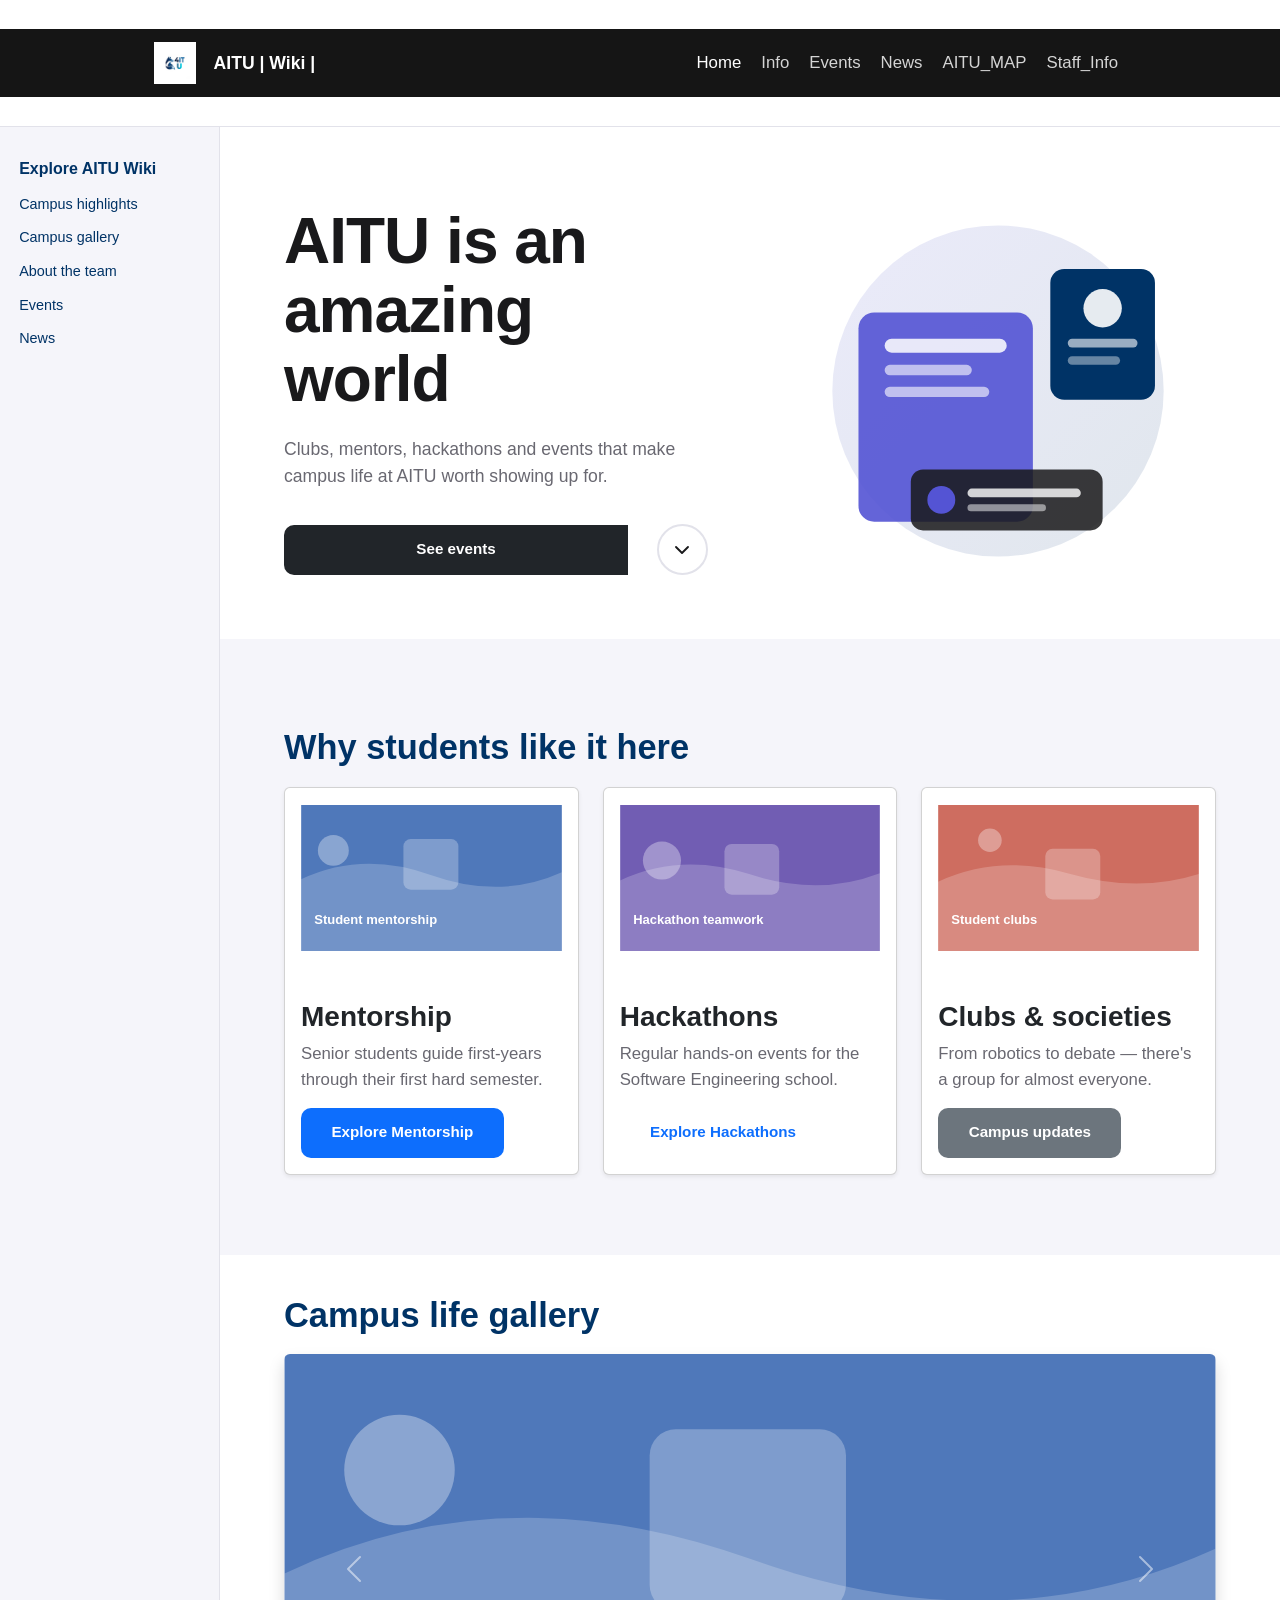
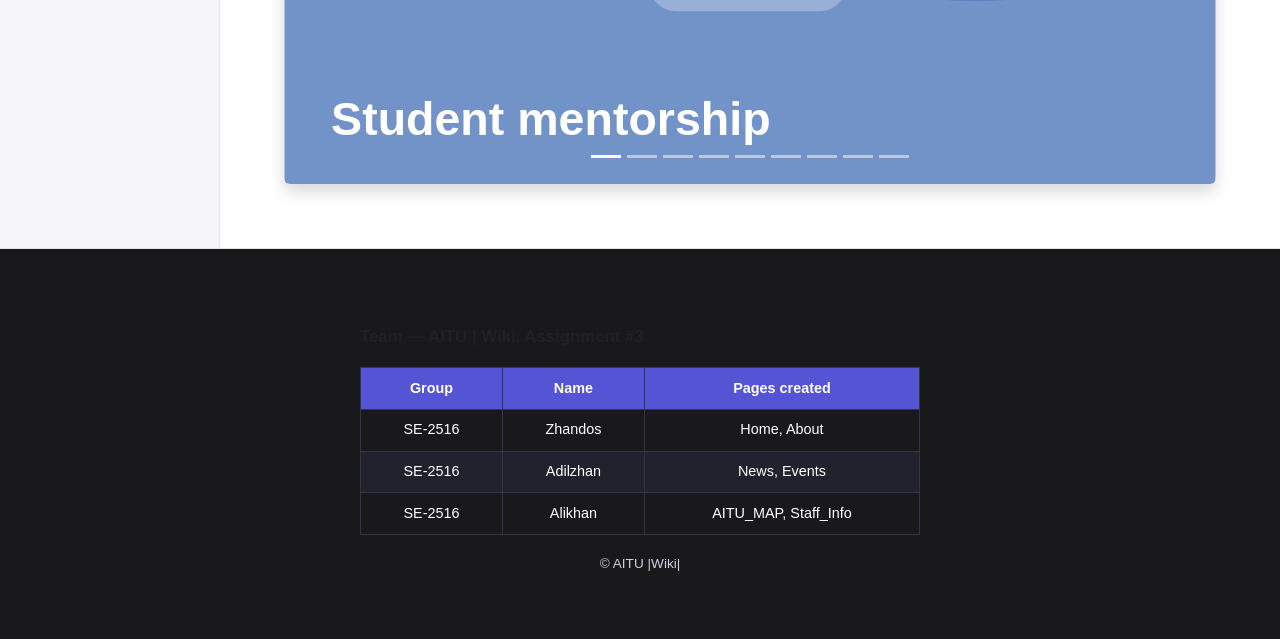
<file: index.html>
<!-- Author: Zhandos, Group SE-2516 — Assignment #3: Media Queries + Bootstrap Grid -->
<!DOCTYPE html>
<html lang="en">
<head>
    <meta charset="UTF-8">
    <meta name="viewport" content="width=device-width, initial-scale=1.0">
    <title>AITU Wiki | Home</title>
    <link href="https://cdn.jsdelivr.net/npm/bootstrap@5.3.8/dist/css/bootstrap.min.css" rel="stylesheet">
    <link rel="stylesheet" href="css/style.css">
    <link rel="icon" href="images/Universe.png" type="image/png">
</head>
<body>
    <div class="site-layout">

    <header class="site-header">
        <nav class="navbar navbar-expand-lg navbar-dark" aria-label="Main navigation">
            <div class="container">
                <a href="index.html" class="navbar-brand nav-bar__logo"><img src="images/Universe.png" alt="AITU logo"> AITU | Wiki |</a>
                <button class="navbar-toggler" type="button" data-bs-toggle="collapse" data-bs-target="#mainNavbar" aria-controls="mainNavbar" aria-expanded="false" aria-label="Toggle navigation"><span class="navbar-toggler-icon"></span></button>
                <div class="collapse navbar-collapse" id="mainNavbar">
                    <ul class="navbar-nav ms-auto align-items-lg-center gap-lg-1">
                    <li class="nav-item"><a class="nav-link active" href="index.html">Home</a></li>
                    <li class="nav-item"><a class="nav-link" href="about.html">Info</a></li>
                    <li class="nav-item"><a class="nav-link" href="events.html">Events</a></li>
                    <li class="nav-item"><a class="nav-link" href="news.html">News</a></li>
                    <li class="nav-item"><a class="nav-link" href="AITUM.html">AITU_MAP</a></li>
                    <li class="nav-item"><a class="nav-link" href="Staff_Info.html">Staff_Info</a></li>
                    </ul>
                </div>
            </div>
        </nav>
    </header>
    <aside class="site-sidebar" aria-label="Explore AITU Wiki">
        <h2>Explore AITU Wiki</h2>
        <nav aria-label="Quick links">
            <a href="index.html#highlights">Campus highlights</a>
            <a href="index.html#gallery">Campus gallery</a>
            <a href="about.html">About the team</a>
            <a href="events.html">Events</a>
            <a href="news.html">News</a>
        </nav>
    </aside>


    <main>
        <section class="hero">
            <div class="container"><div class="row align-items-center g-4 hero__container">
                <div class="hero__content col-12 col-lg-6">
                    <h1 class="hero__title">AITU is an amazing world</h1>
                    <p class="hero__desc">Clubs, mentors, hackathons and events that make campus life at AITU worth showing up for.</p>
                    <div class="hero__actions btn-group" role="group" aria-label="Home actions">
                        <a href="events.html" class="btn btn-dark btn-lg">See events</a>
                        <a href="#highlights" class="hero__scroll" aria-label="Scroll to highlights">
                            <img src="images/chevron-down.svg" alt="Scroll down">
                        </a>
                    </div>
                </div>
                <img class="hero__image col-12 col-lg-6" src="images/hero-illustration.svg" alt="Illustration of students studying and collaborating on campus">
            </div></div>
        </section>

        <section class="features" id="highlights">
            <div class="container">
                <h2 class="section-title">Why students like it here</h2>
                <div class="row g-4 mq-card-group">
                    <div class="col-12 col-md-6 col-lg-4 mq-card"><article class="card h-100 shadow-sm"><img src="images/gallery-01.svg" class="card-img-top feature-icon" alt="Mentorship illustration"><div class="card-body"><h3 class="card-title">Mentorship</h3><p class="card-text">Senior students guide first-years through their first hard semester.</p><a class="btn btn-primary btn-sm" href="about.html">Explore Mentorship</a></div></article></div>
                    <div class="col-12 col-md-6 col-lg-4 mq-card"><article class="card h-100 shadow-sm"><img src="images/gallery-02.svg" class="card-img-top feature-icon" alt="Hackathons illustration"><div class="card-body"><h3 class="card-title">Hackathons</h3><p class="card-text">Regular hands-on events for the Software Engineering school.</p><a class="btn btn-outline-primary btn-sm" href="events.html">Explore Hackathons</a></div></article></div>
                    <div class="col-12 col-md-6 col-lg-4 mq-card"><article class="card h-100 shadow-sm"><img src="images/gallery-03.svg" class="card-img-top feature-icon" alt="Clubs illustration"><div class="card-body"><h3 class="card-title">Clubs &amp; societies</h3><p class="card-text">From robotics to debate — there's a group for almost everyone.</p><a class="btn btn-secondary btn-sm" href="news.html">Campus updates</a></div></article></div>
                </div>
            </div>
        </section>

        <section class="container gallery-section" id="gallery" aria-labelledby="gallery-title">
            <h2 class="section-title" id="gallery-title">Campus life gallery</h2>
            <div id="campusCarousel" class="carousel slide shadow rounded overflow-hidden" data-bs-ride="carousel">
                <div class="carousel-indicators"><button type="button" data-bs-target="#campusCarousel" data-bs-slide-to="0" class="active" aria-current="true" aria-label="Slide 1"></button><button type="button" data-bs-target="#campusCarousel" data-bs-slide-to="1" aria-label="Slide 2"></button><button type="button" data-bs-target="#campusCarousel" data-bs-slide-to="2" aria-label="Slide 3"></button><button type="button" data-bs-target="#campusCarousel" data-bs-slide-to="3" aria-label="Slide 4"></button><button type="button" data-bs-target="#campusCarousel" data-bs-slide-to="4" aria-label="Slide 5"></button><button type="button" data-bs-target="#campusCarousel" data-bs-slide-to="5" aria-label="Slide 6"></button><button type="button" data-bs-target="#campusCarousel" data-bs-slide-to="6" aria-label="Slide 7"></button><button type="button" data-bs-target="#campusCarousel" data-bs-slide-to="7" aria-label="Slide 8"></button><button type="button" data-bs-target="#campusCarousel" data-bs-slide-to="8" aria-label="Slide 9"></button></div><div class="carousel-inner"><div class="carousel-item active"><img src="images/gallery-01.svg" class="d-block w-100 carousel-campus-img" alt="AITU campus life illustration 1"></div><div class="carousel-item"><img src="images/gallery-02.svg" class="d-block w-100 carousel-campus-img" alt="AITU campus life illustration 2"></div><div class="carousel-item"><img src="images/gallery-03.svg" class="d-block w-100 carousel-campus-img" alt="AITU campus life illustration 3"></div><div class="carousel-item"><img src="images/gallery-04.svg" class="d-block w-100 carousel-campus-img" alt="AITU campus life illustration 4"></div><div class="carousel-item"><img src="images/gallery-05.svg" class="d-block w-100 carousel-campus-img" alt="AITU campus life illustration 5"></div><div class="carousel-item"><img src="images/gallery-06.svg" class="d-block w-100 carousel-campus-img" alt="AITU campus life illustration 6"></div><div class="carousel-item"><img src="images/gallery-07.svg" class="d-block w-100 carousel-campus-img" alt="AITU campus life illustration 7"></div><div class="carousel-item"><img src="images/gallery-08.svg" class="d-block w-100 carousel-campus-img" alt="AITU campus life illustration 8"></div><div class="carousel-item"><img src="images/gallery-09.svg" class="d-block w-100 carousel-campus-img" alt="AITU campus life illustration 9"></div></div>
                <button class="carousel-control-prev" type="button" data-bs-target="#campusCarousel" data-bs-slide="prev"><span class="carousel-control-prev-icon" aria-hidden="true"></span><span class="visually-hidden">Previous</span></button>
                <button class="carousel-control-next" type="button" data-bs-target="#campusCarousel" data-bs-slide="next"><span class="carousel-control-next-icon" aria-hidden="true"></span><span class="visually-hidden">Next</span></button>
            </div>
        </section>
    </main>

    <footer class="site-footer">
        <div class="container">
            <table class="footer-team">
                <caption>Team — AITU | Wiki, Assignment #3</caption>
                <thead>
                    <tr><th>Group</th><th>Name</th><th>Pages created</th></tr>
                </thead>
                <tbody>
                    <tr><td>SE-2516</td><td>Zhandos</td><td>Home, About</td></tr>
                    <tr><td>SE-2516</td><td>Adilzhan</td><td>News, Events</td></tr>
                    <tr><td>SE-2516</td><td>Alikhan</td><td>AITU_MAP, Staff_Info</td></tr>
                </tbody>
            </table>
            <p style="text-align:center; margin-top:1.2rem; font-size:0.85rem;">&copy; AITU |Wiki|</p>
        </div>
    </footer>

    </div>
    <script src="https://cdn.jsdelivr.net/npm/bootstrap@5.3.8/dist/js/bootstrap.bundle.min.js"></script>
</body>
</html>
</file>
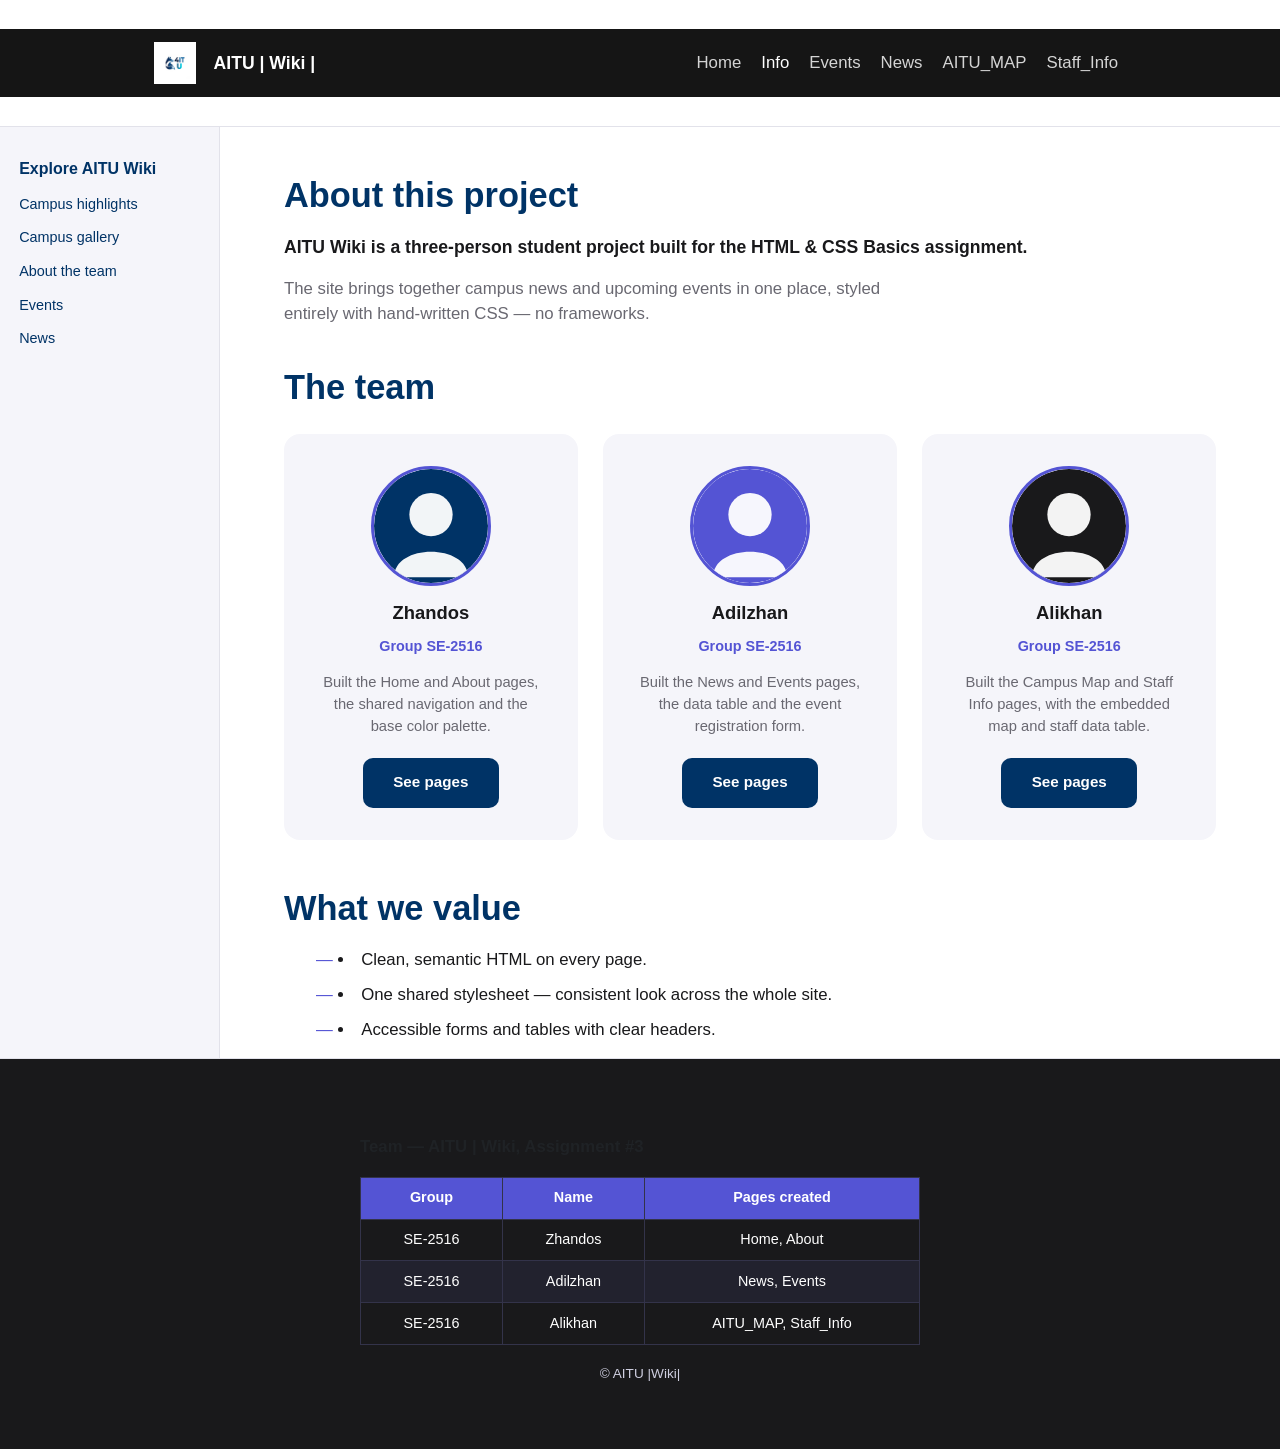
<file: about.html>
<!-- Author: Zhandos, Group SE-2516 — Assignment #3: Media Queries + Bootstrap Grid -->
<!DOCTYPE html>
<html lang="en">
<head>
    <meta charset="UTF-8">
    <meta name="viewport" content="width=device-width, initial-scale=1.0">
    <title>AITU Wiki | About</title>
    <link href="https://cdn.jsdelivr.net/npm/bootstrap@5.3.8/dist/css/bootstrap.min.css" rel="stylesheet">
    <link rel="stylesheet" href="css/style.css">
    <link rel="icon" href="images/Universe.png" type="image/png">
</head>

<body>
    <div class="site-layout">

    <header class="site-header">
        <nav class="navbar navbar-expand-lg navbar-dark" aria-label="Main navigation">
            <div class="container">
                <a href="index.html" class="navbar-brand nav-bar__logo"><img src="images/Universe.png" alt="AITU logo"> AITU | Wiki |</a>
                <button class="navbar-toggler" type="button" data-bs-toggle="collapse" data-bs-target="#mainNavbar" aria-controls="mainNavbar" aria-expanded="false" aria-label="Toggle navigation"><span class="navbar-toggler-icon"></span></button>
                <div class="collapse navbar-collapse" id="mainNavbar">
                    <ul class="navbar-nav ms-auto align-items-lg-center gap-lg-1">
                    <li class="nav-item"><a class="nav-link" href="index.html">Home</a></li>
                    <li class="nav-item"><a class="nav-link active" href="about.html">Info</a></li>
                    <li class="nav-item"><a class="nav-link" href="events.html">Events</a></li>
                    <li class="nav-item"><a class="nav-link" href="news.html">News</a></li>
                    <li class="nav-item"><a class="nav-link" href="AITUM.html">AITU_MAP</a></li>
                    <li class="nav-item"><a class="nav-link" href="Staff_Info.html">Staff_Info</a></li>
                    </ul>
                </div>
            </div>
        </nav>
    </header>
    <aside class="site-sidebar" aria-label="Explore AITU Wiki">
        <h2>Explore AITU Wiki</h2>
        <nav aria-label="Quick links">
            <a href="index.html#highlights">Campus highlights</a>
            <a href="index.html#gallery">Campus gallery</a>
            <a href="about.html">About the team</a>
            <a href="events.html">Events</a>
            <a href="news.html">News</a>
        </nav>
    </aside>


    <main>
        <section class="container">
            <h1 class="section-title" style="margin-top:3rem;">About this project</h1>
            <p class="lead">AITU Wiki is a three-person student project built for the HTML &amp; CSS Basics assignment.</p>
            <p style="margin-top:0.8rem; max-width:70ch;">The site brings together campus news and upcoming events in one place, styled entirely with hand-written CSS — no frameworks.</p>

            <h2 class="section-title">The team</h2>
            <div class="team-grid">
                <div class="team-card">
                    <img class="team-card__photo" src="images/avatar-zhandos.svg" alt="Avatar illustration representing Zhandos">
                    <h3 class="team-card__name">Zhandos</h3>
                    <p class="team-card__role">Group SE-2516</p>
                    <p class="team-card__bio">Built the Home and About pages, the shared navigation and the base color palette.</p>
                    <a class="btn btn--primary team-card__link" href="index.html">See pages</a>
                </div>
                <div class="team-card">
                    <img class="team-card__photo" src="images/avatar-adilzhan.svg" alt="Avatar illustration representing Adilzhan">
                    <h3 class="team-card__name">Adilzhan</h3>
                    <p class="team-card__role">Group SE-2516</p>
                    <p class="team-card__bio">Built the News and Events pages, the data table and the event registration form.</p>
                    <a class="btn btn--primary team-card__link" href="news.html">See pages</a>
                </div>
                <div class="team-card">
                    <img class="team-card__photo" src="images/avatar-alikhan.svg" alt="Avatar illustration representing Alikhan">
                    <h3 class="team-card__name">Alikhan</h3>
                    <p class="team-card__role">Group SE-2516</p>
                    <p class="team-card__bio">Built the Campus Map and Staff Info pages, with the embedded map and staff data table.</p>
                    <a class="btn btn--primary team-card__link" href="AITUM.html">See pages</a>
                </div>
            </div>

            <h2 class="section-title">What we value</h2>
            <ul class="values-list">
                <li>Clean, semantic HTML on every page.</li>
                <li>One shared stylesheet — consistent look across the whole site.</li>
                <li>Accessible forms and tables with clear headers.</li>
            </ul>
        </section>
    </main>

    <footer class="site-footer">
        <div class="container">
            <table class="footer-team">
                <caption>Team — AITU | Wiki, Assignment #3</caption>
                <thead>
                    <tr><th>Group</th><th>Name</th><th>Pages created</th></tr>
                </thead>
                <tbody>
                    <tr><td>SE-2516</td><td>Zhandos</td><td>Home, About</td></tr>
                    <tr><td>SE-2516</td><td>Adilzhan</td><td>News, Events</td></tr>
                    <tr><td>SE-2516</td><td>Alikhan</td><td>AITU_MAP, Staff_Info</td></tr>
                </tbody>
            </table>
            <p style="text-align:center; margin-top:1.2rem; font-size:0.85rem;">&copy; AITU |Wiki|</p>
        </div>
    </footer>

    </div>
    <script src="https://cdn.jsdelivr.net/npm/bootstrap@5.3.8/dist/js/bootstrap.bundle.min.js"></script>
</body>
</html>
</file>
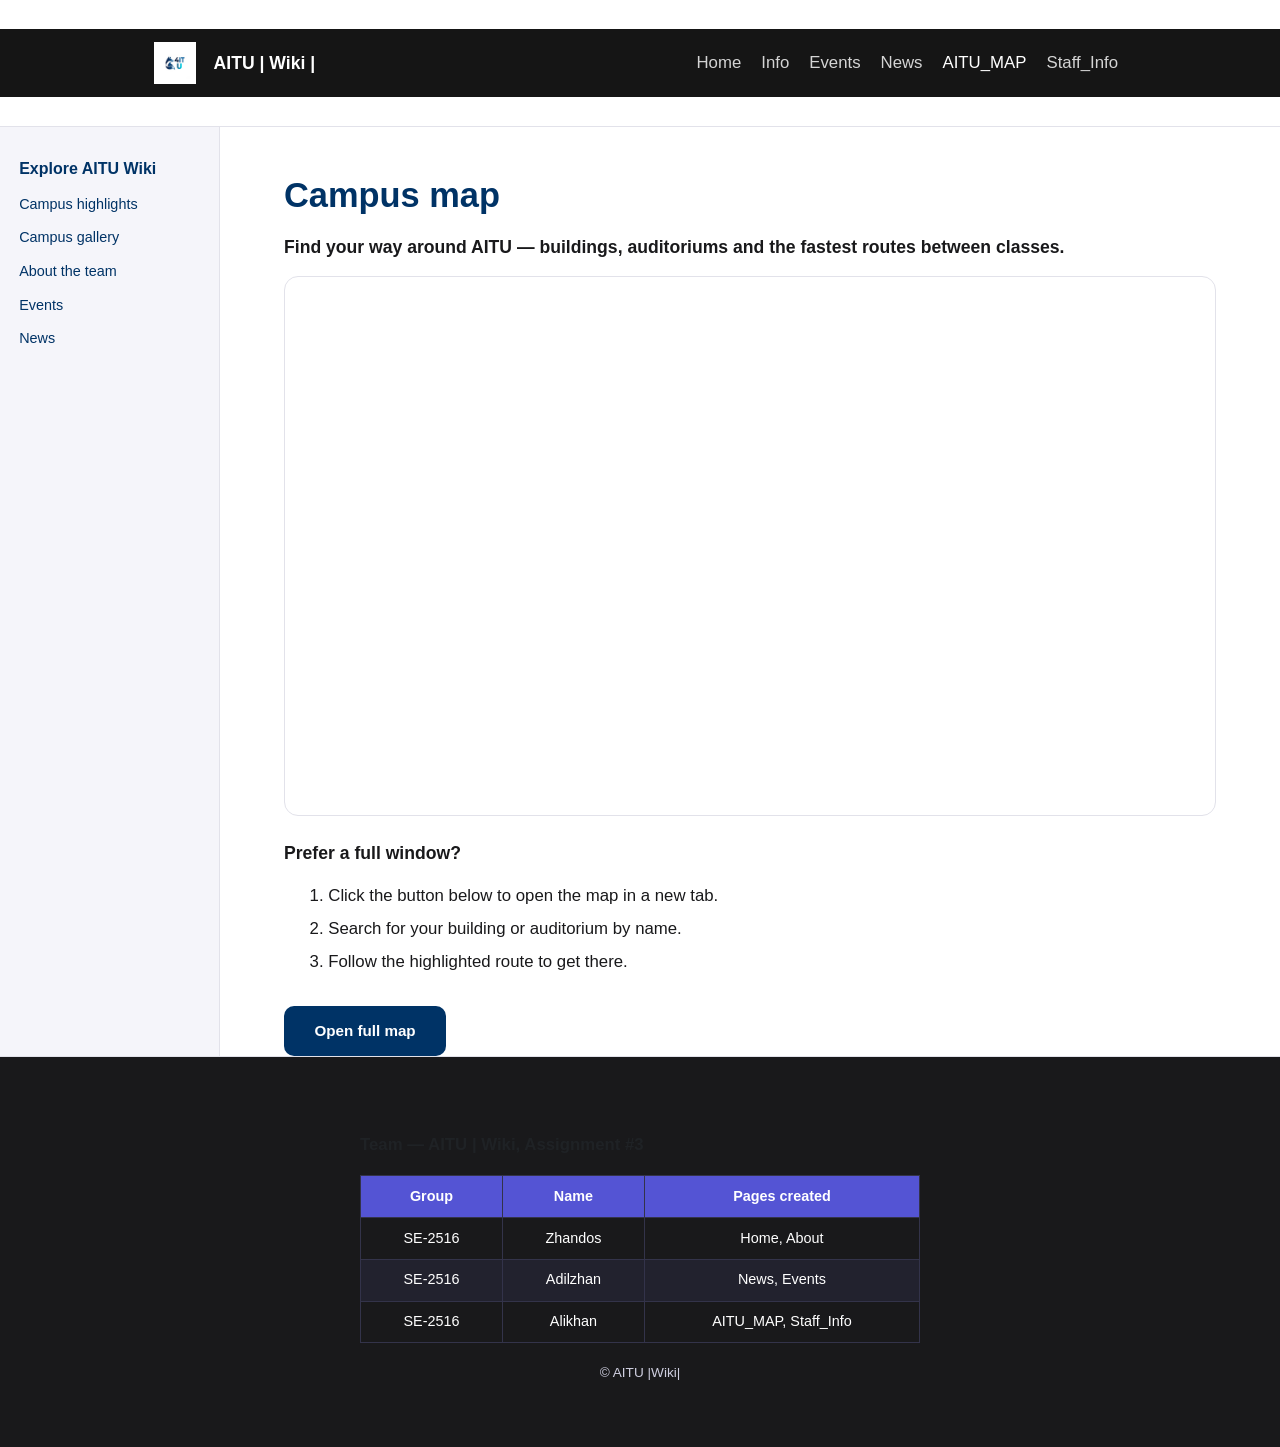
<file: AITUM.html>
<!-- Author: Alikhan, Group SE-2516 — Assignment #3: Media Queries + Bootstrap Grid -->
<!DOCTYPE html>
<html lang="en">
<head>
    <meta charset="UTF-8">
    <meta name="viewport" content="width=device-width, initial-scale=1.0">
    <title>AITU Wiki | Campus Map</title>
    <link href="https://cdn.jsdelivr.net/npm/bootstrap@5.3.8/dist/css/bootstrap.min.css" rel="stylesheet">
    <link rel="stylesheet" href="css/style.css">
    <link rel="icon" href="images/Universe.png" type="image/png">
</head>
<body>
    <div class="site-layout">

    <header class="site-header">
        <nav class="navbar navbar-expand-lg navbar-dark" aria-label="Main navigation">
            <div class="container">
                <a href="index.html" class="navbar-brand nav-bar__logo"><img src="images/Universe.png" alt="AITU logo"> AITU | Wiki |</a>
                <button class="navbar-toggler" type="button" data-bs-toggle="collapse" data-bs-target="#mainNavbar" aria-controls="mainNavbar" aria-expanded="false" aria-label="Toggle navigation"><span class="navbar-toggler-icon"></span></button>
                <div class="collapse navbar-collapse" id="mainNavbar">
                    <ul class="navbar-nav ms-auto align-items-lg-center gap-lg-1">
                    <li class="nav-item"><a class="nav-link" href="index.html">Home</a></li>
                    <li class="nav-item"><a class="nav-link" href="about.html">Info</a></li>
                    <li class="nav-item"><a class="nav-link" href="events.html">Events</a></li>
                    <li class="nav-item"><a class="nav-link" href="news.html">News</a></li>
                    <li class="nav-item"><a class="nav-link active" href="AITUM.html">AITU_MAP</a></li>
                    <li class="nav-item"><a class="nav-link" href="Staff_Info.html">Staff_Info</a></li>
                    </ul>
                </div>
            </div>
        </nav>
    </header>
    <aside class="site-sidebar" aria-label="Explore AITU Wiki">
        <h2>Explore AITU Wiki</h2>
        <nav aria-label="Quick links">
            <a href="index.html#highlights">Campus highlights</a>
            <a href="index.html#gallery">Campus gallery</a>
            <a href="about.html">About the team</a>
            <a href="events.html">Events</a>
            <a href="news.html">News</a>
        </nav>
    </aside>


    <main>
        <section class="container">
            <h1 class="section-title" style="margin-top:3rem;">Campus map</h1>
            <p class="lead">Find your way around AITU — buildings, auditoriums and the fastest routes between classes.</p>

            <div class="map-embed">
                <iframe
                    src="https://yuujiso.github.io/aitumap/"
                    title="Interactive AITU campus map"
                    loading="lazy"
                    referrerpolicy="no-referrer-when-downgrade">
                </iframe>
            </div>

            <p class="lead" style="margin-top:1.5rem;">Prefer a full window?</p>
            <ol class="steps-list">
                <li>Click the button below to open the map in a new tab.</li>
                <li>Search for your building or auditorium by name.</li>
                <li>Follow the highlighted route to get there.</li>
            </ol>
            <a href="https://yuujiso.github.io/aitumap/" target="_blank" rel="noopener" class="btn btn--primary">Open full map</a>
        </section>
    </main>


    <footer class="site-footer">
        <div class="container">
            <table class="footer-team">
                <caption>Team — AITU | Wiki, Assignment #3</caption>
                <thead>
                    <tr><th>Group</th><th>Name</th><th>Pages created</th></tr>
                </thead>
                <tbody>
                    <tr><td>SE-2516</td><td>Zhandos</td><td>Home, About</td></tr>
                    <tr><td>SE-2516</td><td>Adilzhan</td><td>News, Events</td></tr>
                    <tr><td>SE-2516</td><td>Alikhan</td><td>AITU_MAP, Staff_Info</td></tr>
                </tbody>
            </table>
            <p style="text-align:center; margin-top:1.2rem; font-size:0.85rem;">&copy; AITU |Wiki|</p>
        </div>
    </footer>

    </div>
    <script src="https://cdn.jsdelivr.net/npm/bootstrap@5.3.8/dist/js/bootstrap.bundle.min.js"></script>
</body>
</html>
</file>
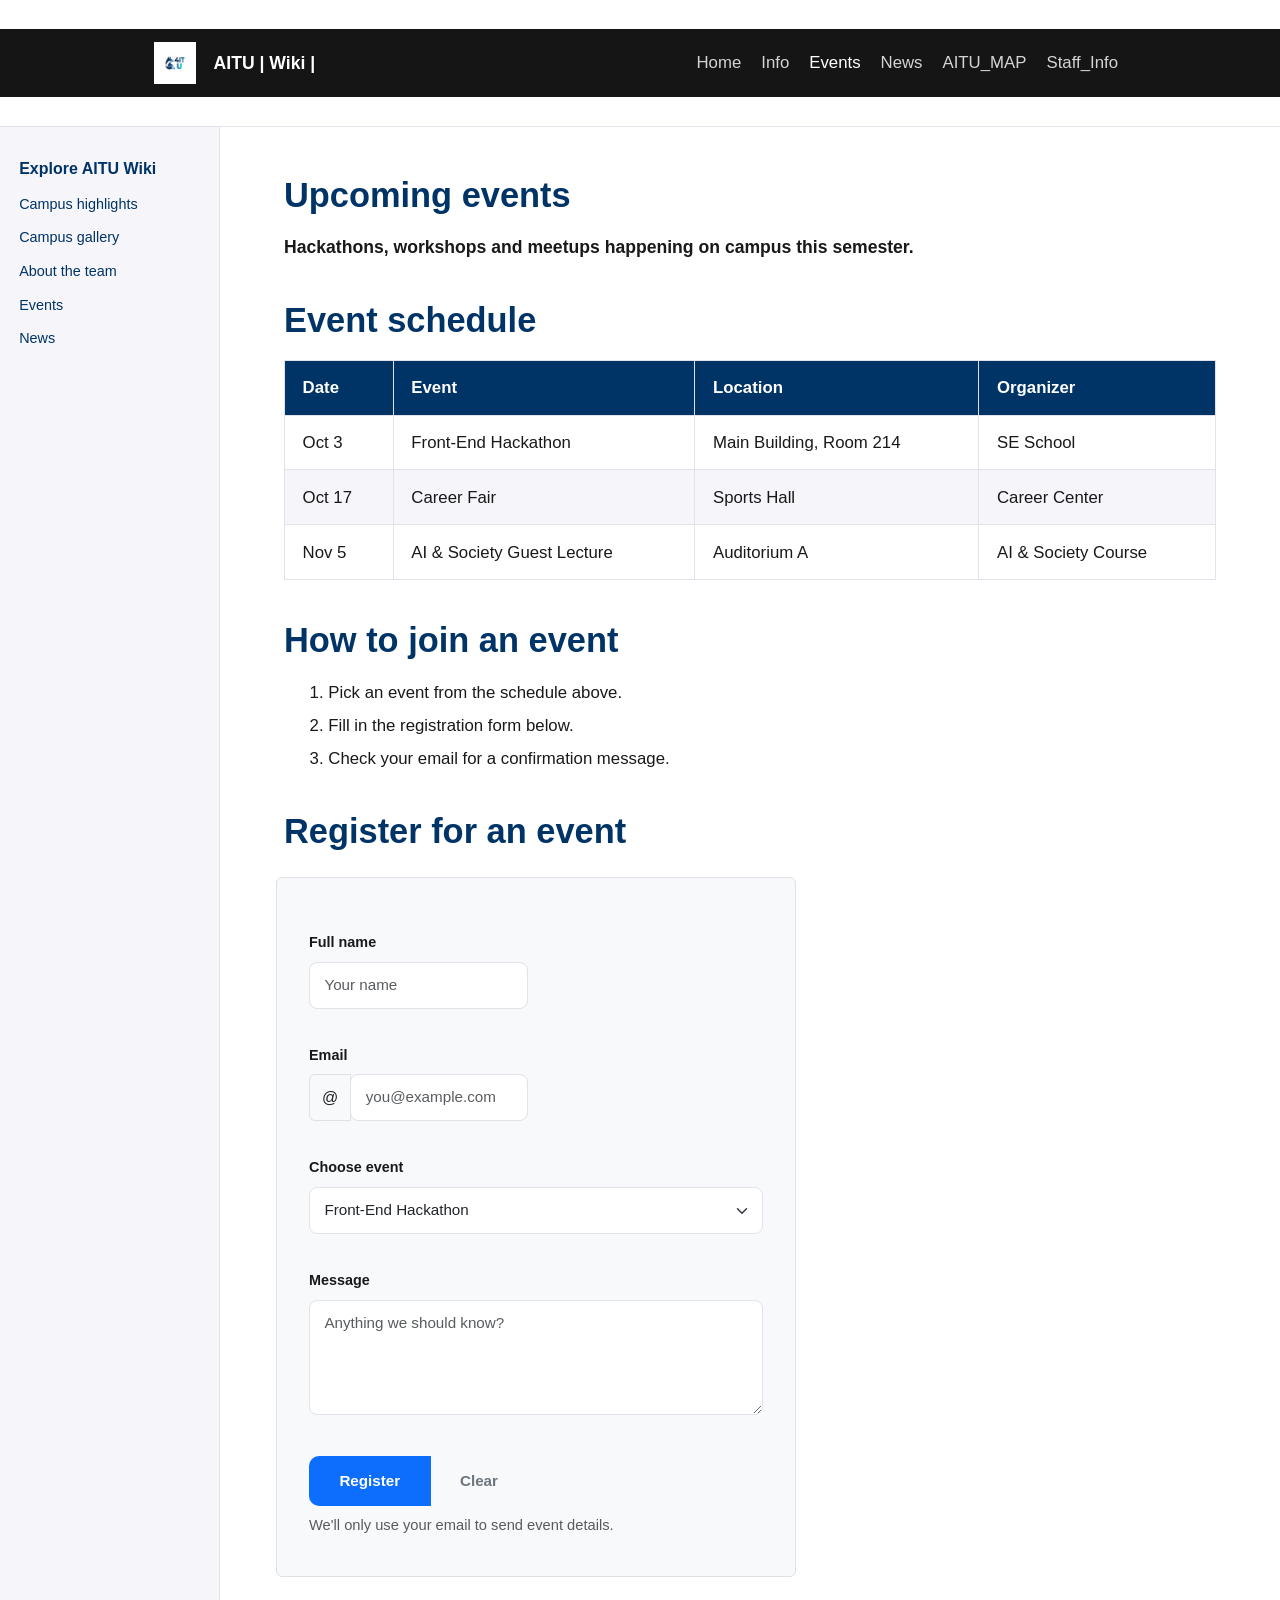
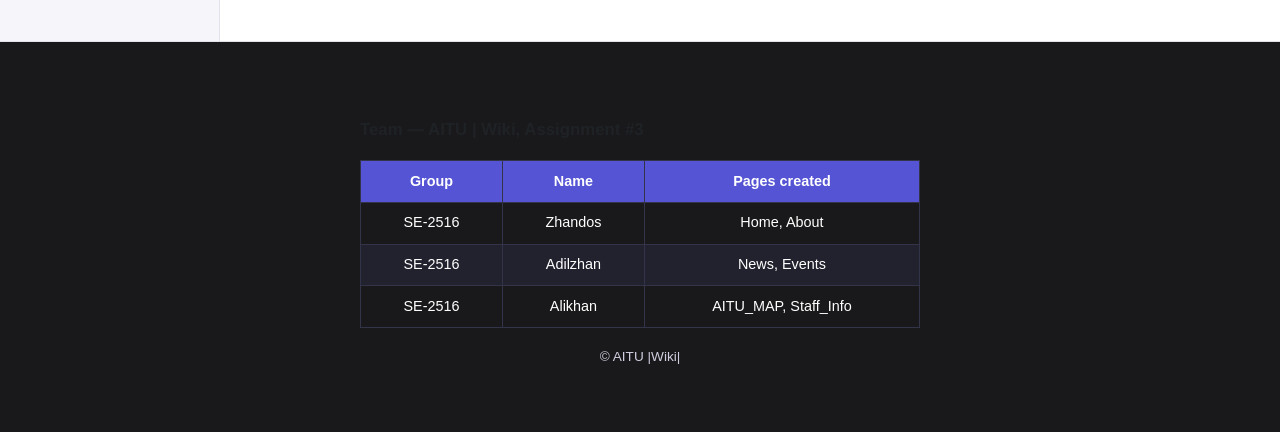
<file: events.html>
<!-- Author: Adilzhan, Group SE-2516 — Assignment #3: Media Queries + Bootstrap Grid -->
<!DOCTYPE html>
<html lang="en">
<head>
    <meta charset="UTF-8">
    <meta name="viewport" content="width=device-width, initial-scale=1.0">
    <title>AITU Wiki | Events</title>
    <link href="https://cdn.jsdelivr.net/npm/bootstrap@5.3.8/dist/css/bootstrap.min.css" rel="stylesheet">
    <link rel="stylesheet" href="css/style.css">
    <link rel="icon" href="images/Universe.png" type="image/png">
</head>
<body>
    <div class="site-layout">

    <header class="site-header">
        <nav class="navbar navbar-expand-lg navbar-dark" aria-label="Main navigation">
            <div class="container">
                <a href="index.html" class="navbar-brand nav-bar__logo"><img src="images/Universe.png" alt="AITU logo"> AITU | Wiki |</a>
                <button class="navbar-toggler" type="button" data-bs-toggle="collapse" data-bs-target="#mainNavbar" aria-controls="mainNavbar" aria-expanded="false" aria-label="Toggle navigation"><span class="navbar-toggler-icon"></span></button>
                <div class="collapse navbar-collapse" id="mainNavbar">
                    <ul class="navbar-nav ms-auto align-items-lg-center gap-lg-1">
                    <li class="nav-item"><a class="nav-link" href="index.html">Home</a></li>
                    <li class="nav-item"><a class="nav-link" href="about.html">Info</a></li>
                    <li class="nav-item"><a class="nav-link active" href="events.html">Events</a></li>
                    <li class="nav-item"><a class="nav-link" href="news.html">News</a></li>
                    <li class="nav-item"><a class="nav-link" href="AITUM.html">AITU_MAP</a></li>
                    <li class="nav-item"><a class="nav-link" href="Staff_Info.html">Staff_Info</a></li>
                    </ul>
                </div>
            </div>
        </nav>
    </header>
    <aside class="site-sidebar" aria-label="Explore AITU Wiki">
        <h2>Explore AITU Wiki</h2>
        <nav aria-label="Quick links">
            <a href="index.html#highlights">Campus highlights</a>
            <a href="index.html#gallery">Campus gallery</a>
            <a href="about.html">About the team</a>
            <a href="events.html">Events</a>
            <a href="news.html">News</a>
        </nav>
    </aside>


    <main>
        <section class="container">
            <h1 class="section-title mt-5">Upcoming events</h1>
            <p class="lead">Hackathons, workshops and meetups happening on campus this semester.</p>

            <h2 class="section-title">Event schedule</h2>
            <div class="table-wrapper">
                <table id="events-table">
                    <thead>
                        <tr>
                            <th>Date</th>
                            <th>Event</th>
                            <th>Location</th>
                            <th>Organizer</th>
                        </tr>
                    </thead>
                    <tbody>
                        <tr>
                            <td>Oct 3</td>
                            <td>Front-End Hackathon</td>
                            <td>Main Building, Room 214</td>
                            <td>SE School</td>
                        </tr>
                        <tr>
                            <td>Oct 17</td>
                            <td>Career Fair</td>
                            <td>Sports Hall</td>
                            <td>Career Center</td>
                        </tr>
                        <tr>
                            <td>Nov 5</td>
                            <td>AI &amp; Society Guest Lecture</td>
                            <td>Auditorium A</td>
                            <td>AI &amp; Society Course</td>
                        </tr>
                    </tbody>
                </table>
            </div>

            <h2 class="section-title">How to join an event</h2>
            <ol class="steps-list">
                <li>Pick an event from the schedule above.</li>
                <li>Fill in the registration form below.</li>
                <li>Check your email for a confirmation message.</li>
            </ol>

            <h2 class="section-title">Register for an event</h2>
            <form id="event-form" action="#" method="post" class="row g-3 p-3 p-md-4 border rounded bg-light">
                <div class="col-12 col-md-6"><label class="form-label" for="reg-name">Full name</label><input class="form-control" type="text" id="reg-name" name="reg-name" placeholder="Your name" required></div>
                <div class="col-12 col-md-6"><label class="form-label" for="reg-email">Email</label><div class="input-group"><span class="input-group-text">@</span><input class="form-control" type="email" id="reg-email" name="reg-email" placeholder="you@example.com" required></div></div>
                <div class="col-12"><label class="form-label" for="reg-event">Choose event</label><select class="form-select" id="reg-event" name="reg-event"><option value="hackathon">Front-End Hackathon</option><option value="career-fair">Career Fair</option><option value="lecture">AI &amp; Society Guest Lecture</option></select></div>
                <div class="col-12"><label class="form-label" for="reg-message">Message</label><textarea class="form-control" id="reg-message" name="reg-message" rows="4" placeholder="Anything we should know?"></textarea></div>
                <div class="col-12"><div class="btn-group" role="group" aria-label="Registration actions"><button type="submit" class="btn btn-primary">Register</button><button type="reset" class="btn btn-outline-secondary">Clear</button></div><p class="form-text mt-2">We'll only use your email to send event details.</p></div>
            </form>
        </section>
    </main>

    <footer class="site-footer">
        <div class="container">
            <table class="footer-team">
                <caption>Team — AITU | Wiki, Assignment #3</caption>
                <thead>
                    <tr><th>Group</th><th>Name</th><th>Pages created</th></tr>
                </thead>
                <tbody>
                    <tr><td>SE-2516</td><td>Zhandos</td><td>Home, About</td></tr>
                    <tr><td>SE-2516</td><td>Adilzhan</td><td>News, Events</td></tr>
                    <tr><td>SE-2516</td><td>Alikhan</td><td>AITU_MAP, Staff_Info</td></tr>
                </tbody>
            </table>
            <p style="text-align:center; margin-top:1.2rem; font-size:0.85rem;">&copy; AITU |Wiki|</p>
        </div>
    </footer>

    </div>
    <script src="https://cdn.jsdelivr.net/npm/bootstrap@5.3.8/dist/js/bootstrap.bundle.min.js"></script>
</body>
</html>
</file>
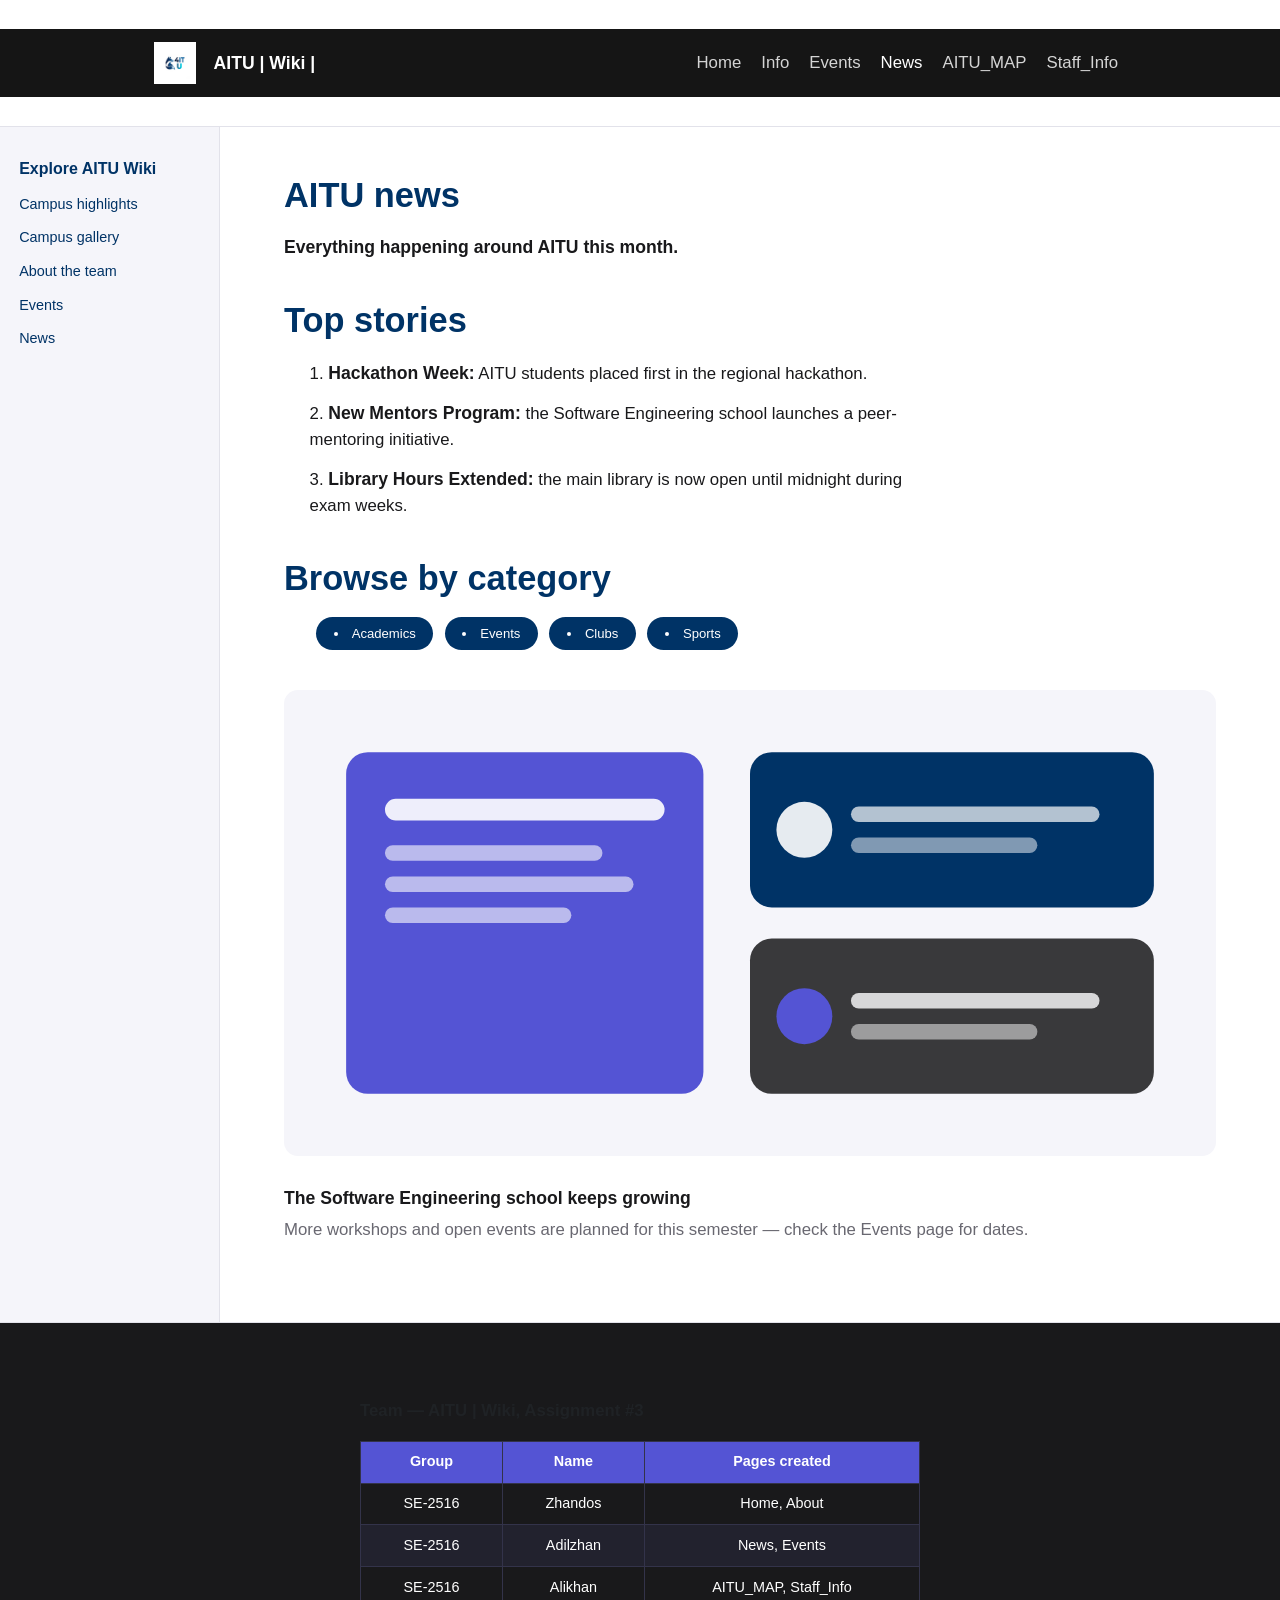
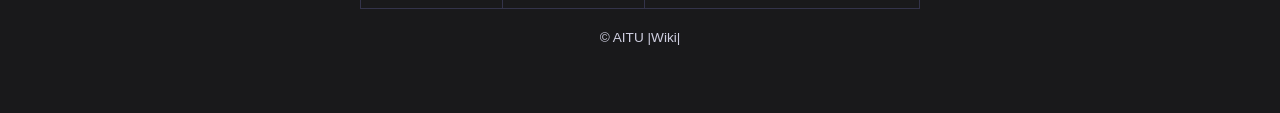
<file: news.html>
<!-- Author: Adilzhan, Group SE-2516 — Assignment #3: Media Queries + Bootstrap Grid -->
<!DOCTYPE html>
<html lang="en">
<head>
    <meta charset="UTF-8">
    <meta name="viewport" content="width=device-width, initial-scale=1.0">
    <title>AITU Wiki | News</title>
    <link href="https://cdn.jsdelivr.net/npm/bootstrap@5.3.8/dist/css/bootstrap.min.css" rel="stylesheet">
    <link rel="stylesheet" href="css/style.css">
    <link rel="icon" href="images/Universe.png" type="image/png">
</head>
<body>
    <div class="site-layout">

    <header class="site-header">
        <nav class="navbar navbar-expand-lg navbar-dark" aria-label="Main navigation">
            <div class="container">
                <a href="index.html" class="navbar-brand nav-bar__logo"><img src="images/Universe.png" alt="AITU logo"> AITU | Wiki |</a>
                <button class="navbar-toggler" type="button" data-bs-toggle="collapse" data-bs-target="#mainNavbar" aria-controls="mainNavbar" aria-expanded="false" aria-label="Toggle navigation"><span class="navbar-toggler-icon"></span></button>
                <div class="collapse navbar-collapse" id="mainNavbar">
                    <ul class="navbar-nav ms-auto align-items-lg-center gap-lg-1">
                    <li class="nav-item"><a class="nav-link" href="index.html">Home</a></li>
                    <li class="nav-item"><a class="nav-link" href="about.html">Info</a></li>
                    <li class="nav-item"><a class="nav-link" href="events.html">Events</a></li>
                    <li class="nav-item"><a class="nav-link active" href="news.html">News</a></li>
                    <li class="nav-item"><a class="nav-link" href="AITUM.html">AITU_MAP</a></li>
                    <li class="nav-item"><a class="nav-link" href="Staff_Info.html">Staff_Info</a></li>
                    </ul>
                </div>
            </div>
        </nav>
    </header>
    <aside class="site-sidebar" aria-label="Explore AITU Wiki">
        <h2>Explore AITU Wiki</h2>
        <nav aria-label="Quick links">
            <a href="index.html#highlights">Campus highlights</a>
            <a href="index.html#gallery">Campus gallery</a>
            <a href="about.html">About the team</a>
            <a href="events.html">Events</a>
            <a href="news.html">News</a>
        </nav>
    </aside>


    <main>
        <section class="container">
            <h1 class="section-title" style="margin-top:3rem;">AITU news</h1>
            <p class="lead">Everything happening around AITU this month.</p>

            <h2 class="section-title">Top stories</h2>
            <ol class="news-ranking">
                <li><span class="lead">Hackathon Week:</span> AITU students placed first in the regional hackathon.</li>
                <li><span class="lead">New Mentors Program:</span> the Software Engineering school launches a peer-mentoring initiative.</li>
                <li><span class="lead">Library Hours Extended:</span> the main library is now open until midnight during exam weeks.</li>
            </ol>

            <h2 class="section-title">Browse by category</h2>
            <ul class="tag-list">
                <li>Academics</li>
                <li>Events</li>
                <li>Clubs</li>
                <li>Sports</li>
            </ul>

            <div class="news-feature">
                <img src="images/news-illustration.svg" alt="Illustration representing campus news articles">
                <div class="news-feature__text">
                    <h3 class="lead">The Software Engineering school keeps growing</h3>
                    <p>More workshops and open events are planned for this semester — check the Events page for dates.</p>
                </div>
            </div>
        </section>
    </main>

    <footer class="site-footer">
        <div class="container">
            <table class="footer-team">
                <caption>Team — AITU | Wiki, Assignment #3</caption>
                <thead>
                    <tr><th>Group</th><th>Name</th><th>Pages created</th></tr>
                </thead>
                <tbody>
                    <tr><td>SE-2516</td><td>Zhandos</td><td>Home, About</td></tr>
                    <tr><td>SE-2516</td><td>Adilzhan</td><td>News, Events</td></tr>
                    <tr><td>SE-2516</td><td>Alikhan</td><td>AITU_MAP, Staff_Info</td></tr>
                </tbody>
            </table>
            <p style="text-align:center; margin-top:1.2rem; font-size:0.85rem;">&copy; AITU |Wiki|</p>
        </div>
    </footer>

    </div>
    <script src="https://cdn.jsdelivr.net/npm/bootstrap@5.3.8/dist/js/bootstrap.bundle.min.js"></script>
</body>
</html>
</file>
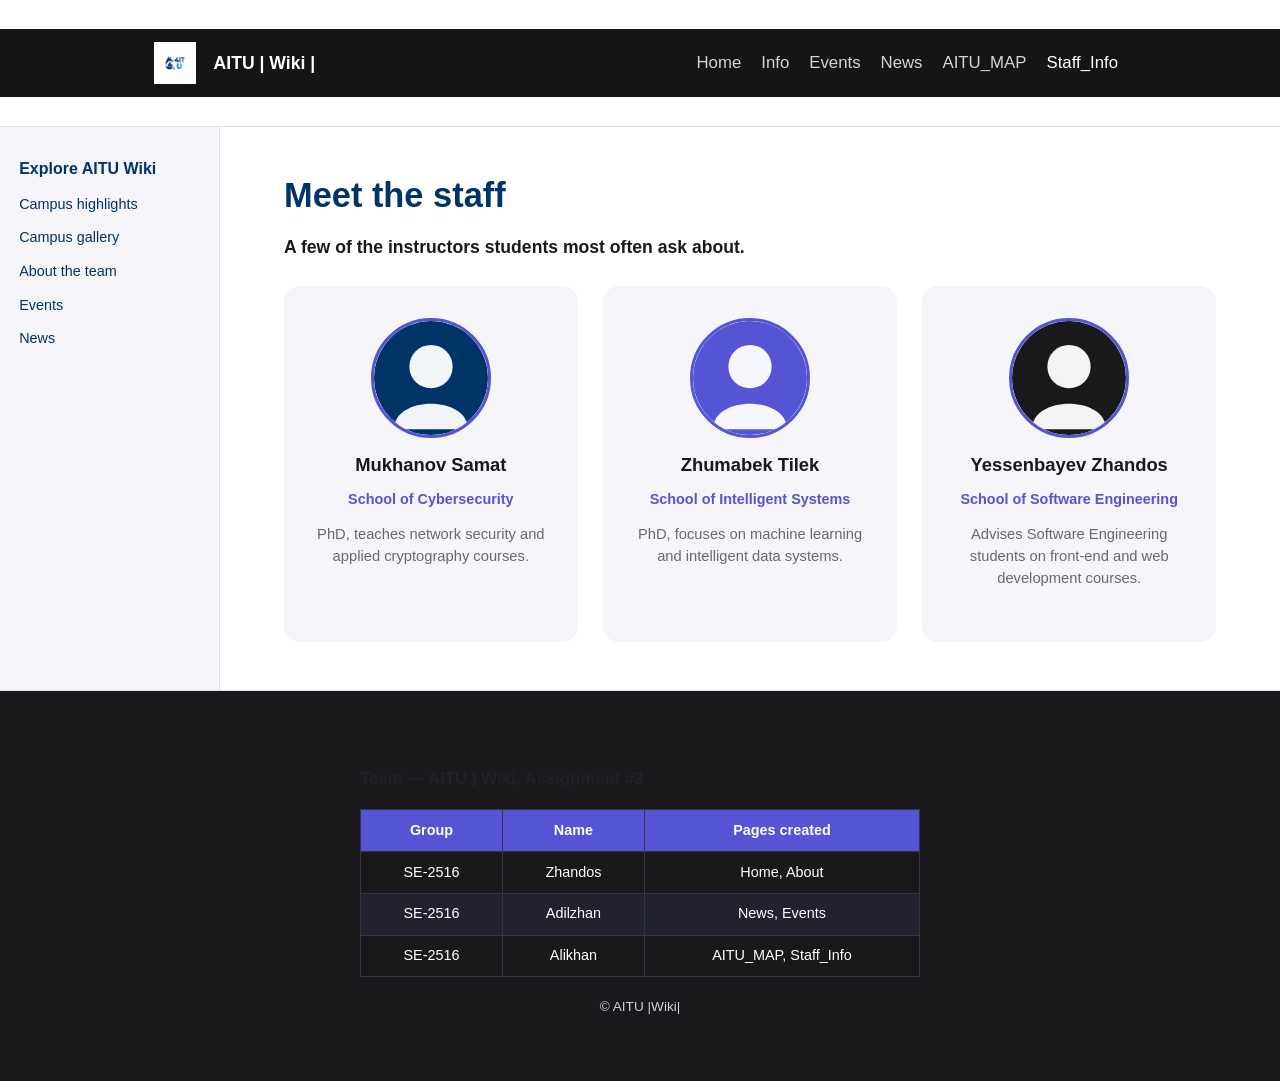
<file: Staff_Info.html>
<!-- Author: Alikhan, Group SE-2516 — Assignment #3: Media Queries + Bootstrap Grid -->
<!DOCTYPE html>
<html lang="en">
<head>
    <meta charset="UTF-8">
    <meta name="viewport" content="width=device-width, initial-scale=1.0">
    <title>AITU Wiki | Staff Info</title>
    <link href="https://cdn.jsdelivr.net/npm/bootstrap@5.3.8/dist/css/bootstrap.min.css" rel="stylesheet">
    <link rel="stylesheet" href="css/style.css">
    <link rel="icon" href="images/Universe.png" type="image/png">
</head>
<body>
    <div class="site-layout">
    
    <header class="site-header">
        <nav class="navbar navbar-expand-lg navbar-dark" aria-label="Main navigation">
            <div class="container">
                <a href="index.html" class="navbar-brand nav-bar__logo"><img src="images/Universe.png" alt="AITU logo"> AITU | Wiki |</a>
                <button class="navbar-toggler" type="button" data-bs-toggle="collapse" data-bs-target="#mainNavbar" aria-controls="mainNavbar" aria-expanded="false" aria-label="Toggle navigation"><span class="navbar-toggler-icon"></span></button>
                <div class="collapse navbar-collapse" id="mainNavbar">
                    <ul class="navbar-nav ms-auto align-items-lg-center gap-lg-1">
                    <li class="nav-item"><a class="nav-link" href="index.html">Home</a></li>
                    <li class="nav-item"><a class="nav-link" href="about.html">Info</a></li>
                    <li class="nav-item"><a class="nav-link" href="events.html">Events</a></li>
                    <li class="nav-item"><a class="nav-link" href="news.html">News</a></li>
                    <li class="nav-item"><a class="nav-link" href="AITUM.html">AITU_MAP</a></li>
                    <li class="nav-item"><a class="nav-link active" href="Staff_Info.html">Staff_Info</a></li>
                    </ul>
                </div>
            </div>
        </nav>
    </header>
    <aside class="site-sidebar" aria-label="Explore AITU Wiki">
        <h2>Explore AITU Wiki</h2>
        <nav aria-label="Quick links">
            <a href="index.html#highlights">Campus highlights</a>
            <a href="index.html#gallery">Campus gallery</a>
            <a href="about.html">About the team</a>
            <a href="events.html">Events</a>
            <a href="news.html">News</a>
        </nav>
    </aside>


        <main>
        <section class="container">
            <h1 class="section-title" style="margin-top:3rem;">Meet the staff</h1>
            <p class="lead">A few of the instructors students most often ask about.</p>
            <div class="team-grid">
                <div class="team-card">
                    <img class="team-card__photo" src="images/avatar-zhandos.svg" alt="Portrait placeholder for Mukhanov Samat">
                    <h3 class="team-card__name">Mukhanov Samat</h3>
                    <p class="team-card__role">School of Cybersecurity</p>
                    <p class="team-card__bio">PhD, teaches network security and applied cryptography courses.</p>
                </div>
                <div class="team-card">
                    <img class="team-card__photo" src="images/avatar-adilzhan.svg" alt="Portrait placeholder for Zhumabek Tilek">
                    <h3 class="team-card__name">Zhumabek Tilek</h3>
                    <p class="team-card__role">School of Intelligent Systems</p>
                    <p class="team-card__bio">PhD, focuses on machine learning and intelligent data systems.</p>
                </div>
                <div class="team-card">
                    <img class="team-card__photo" src="images/avatar-alikhan.svg" alt="Portrait placeholder for Yessenbayev Zhandos">
                    <h3 class="team-card__name">Yessenbayev Zhandos</h3>
                    <p class="team-card__role">School of Software Engineering</p>
                    <p class="team-card__bio">Advises Software Engineering students on front-end and web development courses.</p>
                </div>
            </div>
        </section>
    </main>

    <footer class="site-footer">
        <div class="container">
            <table class="footer-team">
                <caption>Team — AITU | Wiki, Assignment #3</caption>
                <thead>
                    <tr><th>Group</th><th>Name</th><th>Pages created</th></tr>
                </thead>
                <tbody>
                    <tr><td>SE-2516</td><td>Zhandos</td><td>Home, About</td></tr>
                    <tr><td>SE-2516</td><td>Adilzhan</td><td>News, Events</td></tr>
                    <tr><td>SE-2516</td><td>Alikhan</td><td>AITU_MAP, Staff_Info</td></tr>
                </tbody>
            </table>
            <p style="text-align:center; margin-top:1.2rem; font-size:0.85rem;">&copy; AITU |Wiki|</p>
        </div>
    </footer>
    </div>
    <script src="https://cdn.jsdelivr.net/npm/bootstrap@5.3.8/dist/js/bootstrap.bundle.min.js"></script>
</body>


</html>
</file>
<file: css/style.css>
/* ==========================================================
   AITU Wiki — shared stylesheet
   Author: Adilzhan,Zhandos,Alikhan Group SE-2516
   ========================================================== */

:root{
    --dark: #19191B;
    --gray: #696871;
    --purple: #5454D4;
    --deepBlue: #003366;
    --bg-card: #F5F5FA;
    --border: #E2E2EA;
}

/* ----- Element selectors: global reset & base typography ----- */
*{
    margin: 0;
    padding: 0;
    box-sizing: border-box;
}

html{
    scroll-behavior: smooth;
}

body{
    font-family: 'Lucida Sans', 'Lucida Sans Regular', 'Lucida Grande', Verdana, sans-serif;
    color: var(--dark);
    line-height: 1.5;
    background-color: #ffffff;
}

h1, h2, h3{
    font-weight: 700;
    color: var(--dark);
}

p{
    color: var(--gray);
}

ul, ol{
    list-style-position: inside;
}

a{
    text-decoration: none;
    color: inherit;
}

img{
    max-width: 100%;
    display: block;
}

/* ----- Class selectors: layout containers ----- */
.container{
    max-width: 1100px;
    margin-inline: auto;
    padding-inline: 5vw;
}

.section-title{
    font-size: clamp(24px, 3vw, 30px);
    margin-block: 40px 18px;
    color: var(--deepBlue);
}

.lead{
    font-weight: 700;
    color: var(--dark);
}

/* ----- Header / Navigation ----- */
.site-header{
    padding-block: 1.8rem;
    border-bottom: 1px solid var(--border);
    background-color: #ffffff;
    position: sticky;
    top: 0;
    z-index: 10;
}

.nav-bar{
    display: flex;
    justify-content: space-between;
    align-items: center;
    flex-wrap: wrap;
    gap: 1rem;
}

.nav-bar__logo{
    display: flex;
    align-items: center;
    gap: 0.6rem;
    font-weight: 700;
    font-size: 1.1rem;
}

.nav-bar__logo img{
    width: 44px;
    height: 44px;
}

.nav-menu{
    display: flex;
    gap: 2.2rem;
    flex-wrap: wrap;
}

/* Descendant selector: only links inside .nav-menu get this styling */
.nav-menu a{
    font-weight: 700;
    font-size: 0.95rem;
    color: var(--gray);
    padding-bottom: 6px;
    border-bottom: 2px solid transparent;
    transition: color 0.25s, border-color 0.25s;
}

.nav-menu a:hover,
.nav-menu a.active{
    color: var(--deepBlue);
    border-bottom-color: var(--purple);
}

.btn{
    display: inline-block;
    font-weight: 700;
    font-size: 0.95rem;
    padding: 0.85rem 1.9rem;
    border-radius: 10px;
    border: none;
    cursor: pointer;
    transition: opacity 0.25s, transform 0.15s;
    font-family: inherit;
}

.btn:hover{
    opacity: 0.85;
}

.btn:active{
    transform: scale(0.98);
}

.btn--primary{
    background-color: var(--deepBlue);
    color: #ffffff;
}

.btn--dark{
    background-color: var(--dark);
    color: #ffffff;
}

/* ----- Hero section ----- */
.hero{
    padding-block: 5rem 4rem;
}

.hero__container{
    display: flex;
    align-items: center;
    gap: 3rem;
    flex-wrap: wrap;
}

.hero__content{
    flex: 1 1 380px;
    max-width: 480px;
}

.hero__title{
    font-size: clamp(2.2rem, 5vw, 3.6rem);
    line-height: 1.08;
    letter-spacing: -1px;
}

.hero__desc{
    margin-top: 1.4rem;
    font-size: 1.15rem;
    max-width: 45ch;
}

.hero__actions{
    margin-top: 2.2rem;
    display: flex;
    align-items: center;
    gap: 1.8rem;
}

.hero__scroll{
    width: 3.2rem;
    height: 3.2rem;
    border-radius: 50%;
    border: 2px solid var(--border);
    display: flex;
    align-items: center;
    justify-content: center;
    transition: border-color 0.25s;
}

.hero__scroll:hover{
    border-color: var(--purple);
}

.hero__scroll img{
    width: 18px;
}

.hero__image{
    flex: 1 1 320px;
    max-width: 460px;
}

/* ----- Feature cards (ul-based) ----- */
.features{
    padding-block: 3rem 5rem;
    background-color: var(--bg-card);
}

.features__list{
    display: grid;
    grid-template-columns: repeat(auto-fit, minmax(220px, 1fr));
    gap: 1.6rem;
    margin-top: 1.5rem;
}

.features__list li{
    background: #ffffff;
    border: 1px solid var(--border);
    border-radius: 14px;
    padding: 1.6rem;
}

.features__list h3{
    font-size: 1.05rem;
    color: var(--deepBlue);
    margin-bottom: 0.5rem;
}

.features__list p{
    font-size: 0.92rem;
}

/* ----- About / team page ----- */
.team-grid{
    display: grid;
    grid-template-columns: repeat(auto-fit, minmax(260px, 1fr));
    gap: 1.8rem;
    margin-block: 1.6rem 3rem;
}

.team-card{
    background: var(--bg-card);
    border-radius: 16px;
    padding: 2rem;
    text-align: center;
}

/* Circular member photo — required box-model + border-radius rule */
.team-card__photo{
    width: 120px;
    height: 120px;
    border-radius: 50%;
    margin-inline: auto;
    border: 3px solid var(--purple);
    object-fit: cover;
}

.team-card__name{
    margin-top: 1rem;
    font-size: 1.15rem;
}

.team-card__role{
    color: var(--purple);
    font-weight: 700;
    font-size: 0.9rem;
    margin-block: 0.3rem 0.8rem;
}

.team-card__bio{
    font-size: 0.92rem;
}

.values-list{
    max-width: 60ch;
}

.values-list li{
    margin-bottom: 0.6rem;
    padding-left: 1.4rem;
    position: relative;
}

.values-list li::before{
    content: "—";
    position: absolute;
    left: 0;
    color: var(--purple);
}

/* ----- News page ----- */
.news-ranking{
    max-width: 70ch;
    padding-left: 1.6rem;
}

.news-ranking li{
    margin-bottom: 0.9rem;
}

.tag-list{
    display: flex;
    gap: 0.7rem;
    flex-wrap: wrap;
    margin-top: 0.8rem;
}

.tag-list li{
    background-color: var(--deepBlue);
    color: #ffffff;
    padding: 0.4rem 1.1rem;
    border-radius: 20px;
    font-size: 0.82rem;
}

.news-feature{
    display: flex;
    gap: 2rem;
    align-items: center;
    flex-wrap: wrap;
    margin-block: 2.5rem 4rem;
}

.news-feature img{
    flex: 1 1 320px;
    border-radius: 14px;
}

.news-feature__text{
    flex: 1 1 280px;
}

/* ----- Events page: data table ----- */
.table-wrapper{
    overflow-x: auto;
    margin-top: 1rem;
}

/* ID selector: this exact table only */
#events-table{
    width: 100%;
    border-collapse: collapse;
    min-width: 480px;
}

/* Descendant selectors: cells nested inside #events-table */
#events-table th,
#events-table td{
    border: 1px solid var(--border);
    padding: 0.9rem 1.1rem;
    text-align: left;
    white-space: nowrap;
}

#events-table th{
    background-color: var(--deepBlue);
    color: #ffffff;
}

#events-table tbody tr:nth-child(even){
    background-color: var(--bg-card);
}

.steps-list{
    max-width: 60ch;
    padding-left: 1.6rem;
    margin-bottom: 2rem;
}

.steps-list li{
    margin-bottom: 0.5rem;
}

/* ----- Registration form ----- */
/* ID selector for the whole form */
#event-form{
    max-width: 520px;
    display: flex;
    flex-direction: column;
    gap: 0.35rem;
    margin-block: 1.5rem 4rem;
    background-color: var(--bg-card);
    padding: 2rem;
    border-radius: 16px;
}

#event-form label{
    font-weight: 700;
    font-size: 0.9rem;
    margin-top: 0.9rem;
}

/* Descendant selectors: only inputs inside #event-form */
#event-form input,
#event-form select,
#event-form textarea{
    padding: 0.7rem 0.9rem;
    border: 1px solid var(--border);
    border-radius: 8px;
    font-family: inherit;
    font-size: 0.95rem;
    background-color: #ffffff;
}

#event-form input:focus,
#event-form select:focus,
#event-form textarea:focus{
    outline: none;
    border-color: var(--purple);
}

#event-form .btn{
    margin-top: 1.2rem;
    align-self: flex-start;
}

.form-hint{
    font-size: 0.82rem;
    margin-top: -0.15rem;
}

/* ----- Footer (present on every page) ----- */
.site-footer{
    border-top: 1px solid var(--border);
    padding-block: 3rem;
    background-color: var(--dark);
    color: #ffffff;
}

.site-footer p{
    color: #cfcfe0;
}

.footer-team{
    width: 100%;
    max-width: 560px;
    margin-inline: auto;
    border-collapse: collapse;
    margin-top: 1.2rem;
}

.footer-team caption{
    caption-side: top;
    font-weight: 700;
    margin-bottom: 0.6rem;
}

.footer-team th,
.footer-team td{
    border: 1px solid #33334a;
    padding: 0.6rem 1rem;
    text-align: center;
    font-size: 0.9rem;
}

.footer-team thead th{
    background-color: var(--purple);
}

.footer-team tbody tr:nth-child(even){
    background-color: #22222e;
}

/* ----- Responsive ----- */
@media (max-width: 640px){
    .nav-bar{
        flex-direction: column;
        align-items: flex-start;
    }
    .hero__actions{
        flex-wrap: wrap;
    }
}

/* ----- AITU_MAP ----- */
.map-embed{
    width: 100%;
    height: 60vh;
    min-height: 360px;
    border-radius: 14px;
    overflow: hidden;
    border: 1px solid var(--border);
    margin-top: 1rem;
}

.map-embed iframe{
    width: 100%;
    height: 100%;
    border: none;
    display: block;
}

/* Assignment 2: shared named grid areas on all six pages */
.site-layout{
    min-height:100vh;
    display:grid;
    grid-template-columns:minmax(170px, 220px) minmax(0, 1fr);
    grid-template-rows:auto 1fr auto;
    grid-template-areas:"header header" "sidebar main" "footer footer";
}
.site-header{grid-area:header}
.site-sidebar{grid-area:sidebar;padding:2rem 1.2rem;background:#f5f5fa;border-right:1px solid var(--border)}
.site-sidebar h2{font-size:1rem;color:var(--deepBlue);margin-bottom:1rem}
.site-sidebar nav{display:flex;flex-direction:column;gap:.75rem}
.site-sidebar a{color:var(--deepBlue);font-size:.9rem}
.site-sidebar a:hover,.site-sidebar a:focus-visible{text-decoration:underline}
.site-layout > main{grid-area:main;min-width:0}
.site-footer{grid-area:footer}

/* Cards remain aligned even when their descriptions have different lengths. */
.features__list,.team-grid{display:flex;flex-wrap:wrap;align-items:stretch;gap:1.6rem}
.features__list li,.team-card{flex:1 1 240px;display:flex;flex-direction:column;min-width:0;transition:transform .2s,box-shadow .2s}
.features__list li:hover,.team-card:hover{transform:translateY(-4px);box-shadow:0 12px 26px #19191b1c}
.feature-icon{height:110px;width:100%;object-fit:cover;border-radius:8px;margin-bottom:1rem}
.feature-link,.team-card__link{align-self:flex-start;margin-top:auto}
.feature-link{margin-top:1.2rem}
.team-card__bio{margin-bottom:1.3rem}
.team-card__link{align-self:center}

/* Nine illustrated images in an equal-width grid with caption overlays. */
.gallery-section{padding-bottom:4rem}
.image-gallery{display:grid;grid-template-columns:repeat(3,minmax(0,1fr));gap:1rem}
.gallery-item{position:relative;overflow:hidden;border-radius:12px;background:var(--bg-card);aspect-ratio:4/3}
.gallery-item img{width:100%;height:100%;object-fit:cover;transition:transform .25s}
.gallery-item figcaption{position:absolute;inset:auto 0 0;padding:1.4rem .75rem .7rem;color:white;font-weight:700;background:linear-gradient(transparent,#001a38dd);opacity:0;transform:translateY(5px);transition:opacity .2s,transform .2s}
.gallery-item:hover img{transform:scale(1.05)}
.gallery-item:hover figcaption,.gallery-item:focus-within figcaption{opacity:1;transform:none}
@media (max-width:900px){
    .site-layout{grid-template-columns:1fr;grid-template-areas:"header" "sidebar" "main" "footer"}
    .site-sidebar{padding:1rem 5vw;border-right:0;border-bottom:1px solid var(--border)}
    .site-sidebar nav{flex-direction:row;flex-wrap:wrap}
}
@media (max-width:640px){
    .image-gallery{grid-template-columns:repeat(2,minmax(0,1fr))}
    .gallery-item figcaption{opacity:1;transform:none;font-size:.8rem}
}
@media (max-width:420px){.image-gallery{grid-template-columns:1fr}}
@media (prefers-reduced-motion:reduce){.features__list li,.team-card,.gallery-item img,.gallery-item figcaption{transition:none}}

/* Assignment #3: Media Queries + Bootstrap Grid */
.site-header .navbar { background: #151515; }
.navbar-brand img { width: 42px; height: 42px; object-fit: contain; margin-right: .5rem; }
.navbar .nav-link { color: rgba(255,255,255,.82); }
.navbar .nav-link:hover, .navbar .nav-link.active { color: #fff; }
.carousel-campus-img { height: 430px; object-fit: cover; background: #eef1f5; }
.card .feature-icon { height: 180px; object-fit: contain; padding: 1rem; }

/* Task 1: Responsive typography */
.hero__title { font-size: clamp(2rem, 5vw, 4rem); }
.hero__desc, .lead { font-size: 1.1rem; }
@media (max-width: 575.98px) {
  body { font-size: .95rem; }
  .section-title { font-size: 1.55rem; }
  .hero__desc, .lead { font-size: 1rem; }
  .carousel-campus-img { height: 240px; }
}
@media (min-width: 576px) and (max-width: 991.98px) {
  body { font-size: 1rem; }
  .section-title { font-size: 1.9rem; }
  .carousel-campus-img { height: 340px; }
}
@media (min-width: 992px) {
  body { font-size: 1.05rem; }
  .section-title { font-size: 2.15rem; }
}

/* Task 2: CSS-only responsive card group (overrides Bootstrap column widths intentionally) */
.mq-card-group { display: flex; flex-wrap: wrap; }
.mq-card { width: 33.333%; }
@media (max-width: 991.98px) { .mq-card { width: 50%; } }
@media (max-width: 575.98px) { .mq-card { width: 100%; } }
</file>
